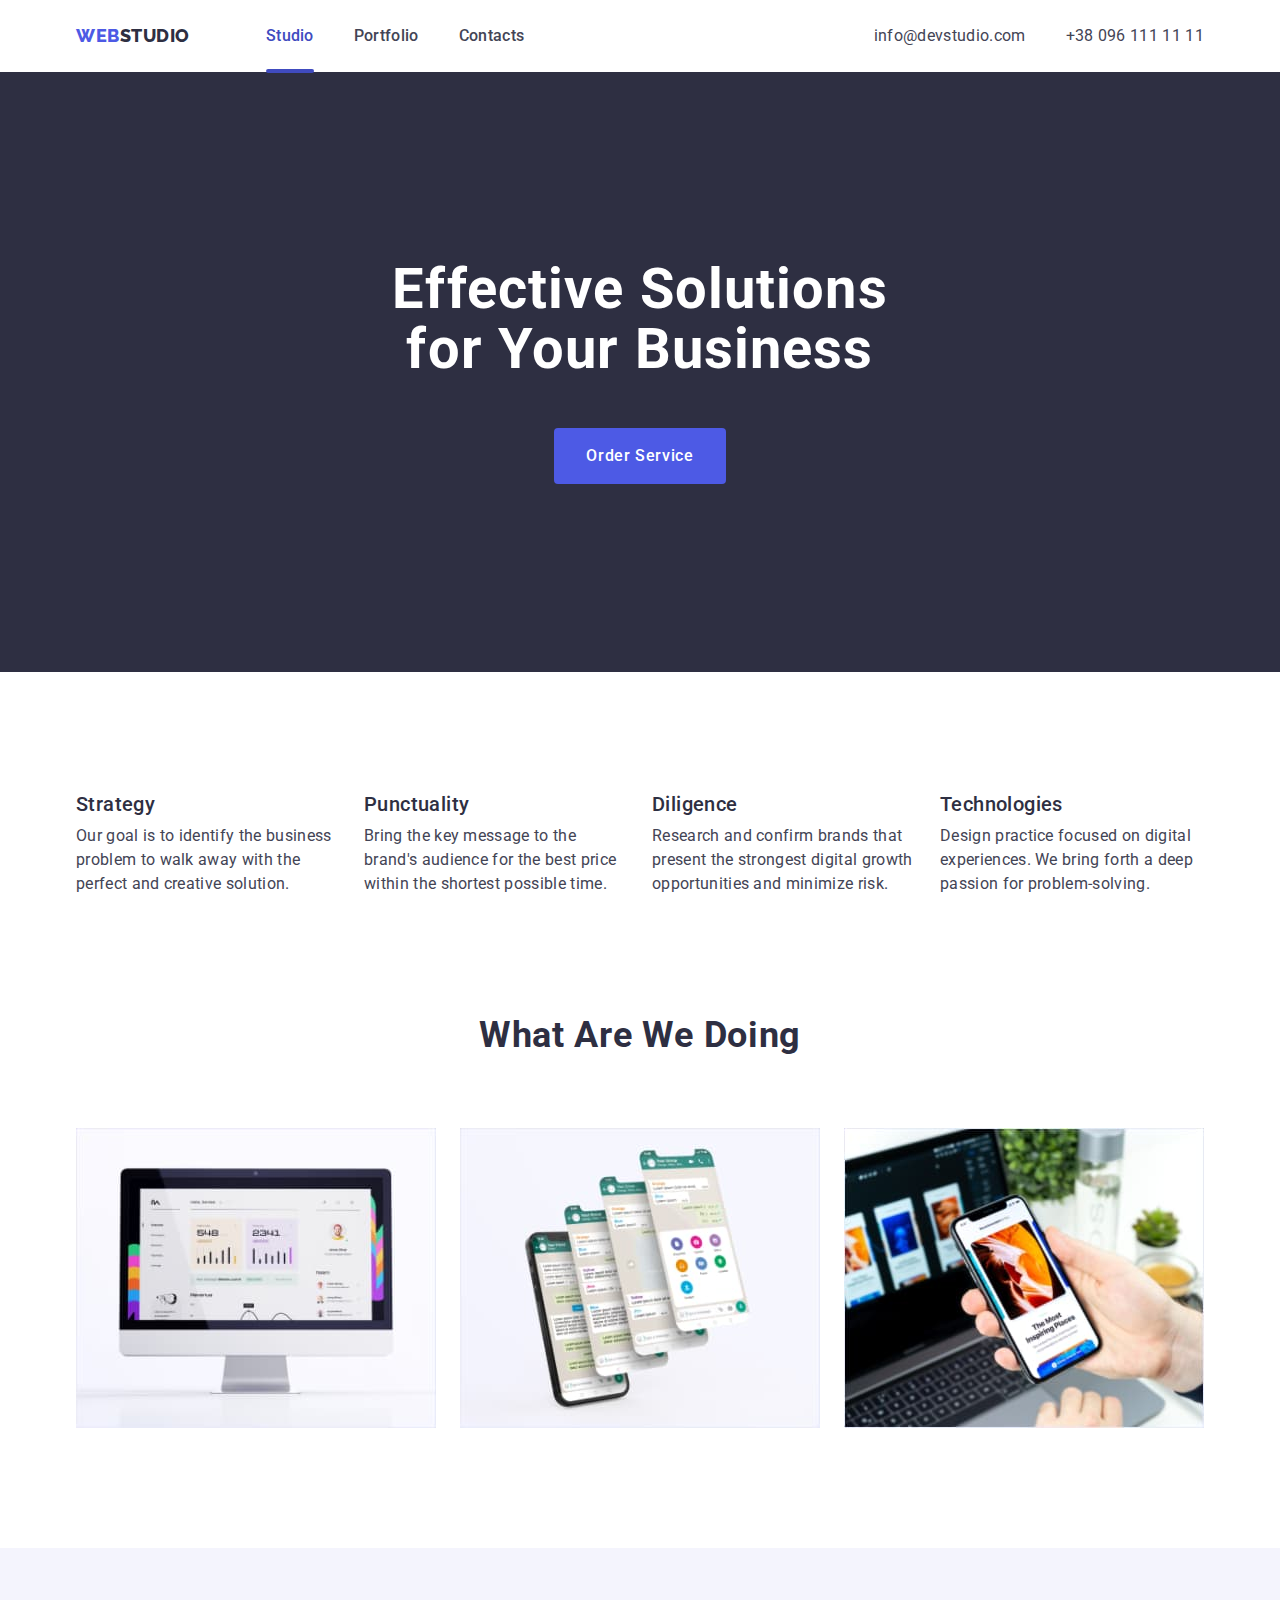
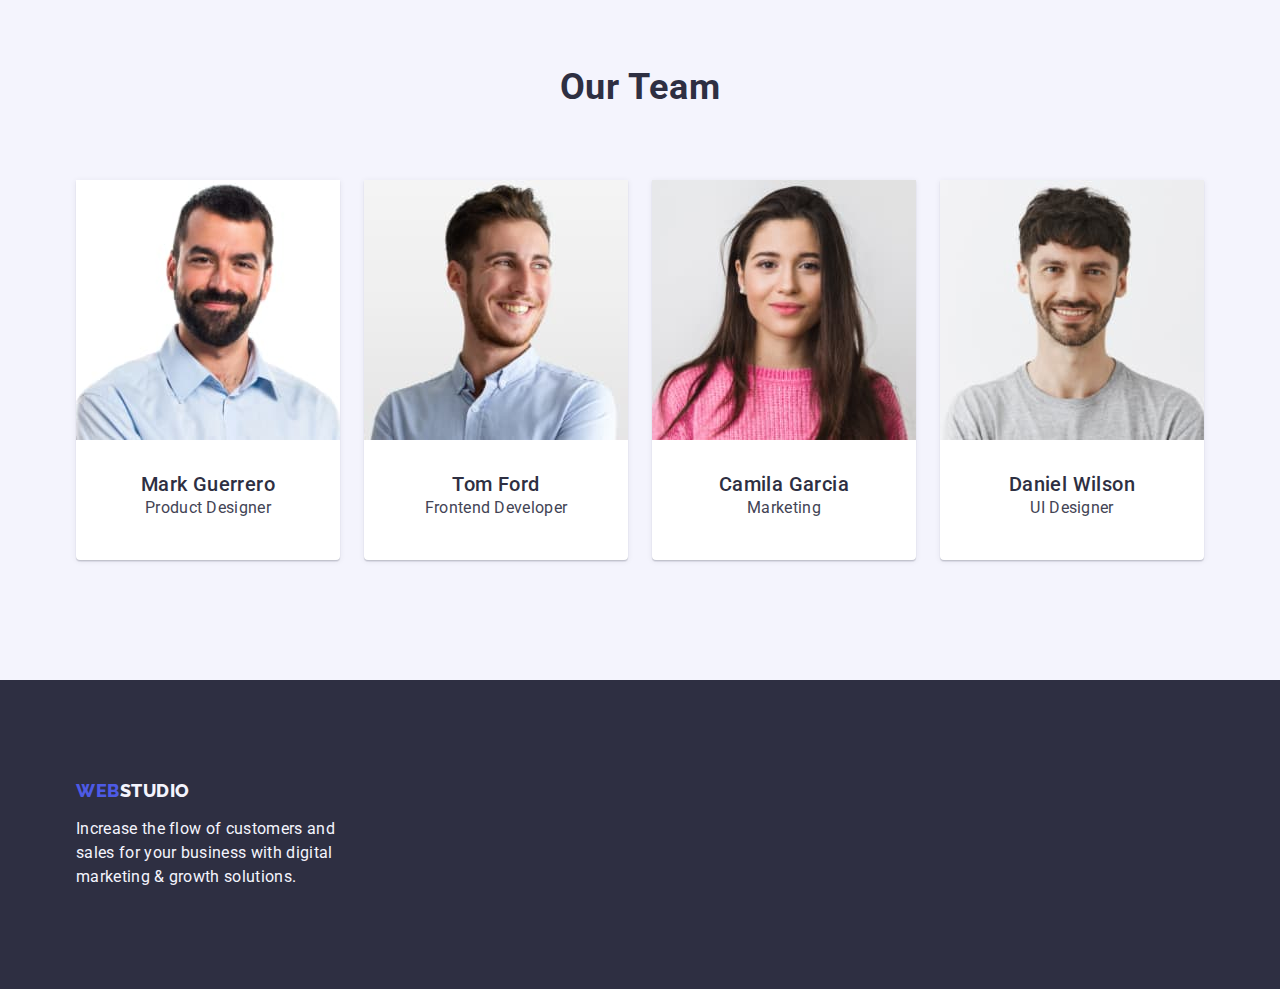
<file: index.html>
<!DOCTYPE html>
<html lang="en">
	<head>
		<meta charset="UTF-8" />
		<meta name="viewport" content="width=device-width, initial-scale=1.0" />
		<title>WEBSTUDIO</title>

		<link rel="preconnect" href="https://fonts.googleapis.com" />
		<link rel="preconnect" href="https://fonts.gstatic.com" crossorigin />
		<link
			href="https://fonts.googleapis.com/css2?family=Raleway:wght@700&family=Roboto:wght@400;500;700;900&display=swap"
			rel="stylesheet"
		/>
		<link href="https://cdn.jsdelivr.net/npm/modern-normalize@2.0.0/modern-normalize.min.css" rel="stylesheet" />
		<link rel="stylesheet" href="./css/styles.css" />
	</head>

	<body>
		<header class="header">
			<div class="container">
				<nav class="header-nav">
					<a class="logo" href="./index.html"> Web<span class="logo-dark">Studio</span> </a>
					<ul class="header-nav-menu">
						<li class="header-nav-menu-item">
							<a class="header-nav-menu-link header-current-link" href="./index.html">Studio</a>
						</li>
						<li class="header-nav-menu-item">
							<a class="header-nav-menu-link" href="./portfolio.html">Portfolio</a>
						</li>
						<li class="header-nav-menu-item">
							<a class="header-nav-menu-link" href="">Contacts</a>
						</li>
					</ul>
				</nav>
				<address class="header-contacts">
					<ul class="header-contacts-list">
						<li class="header-contacts-item">
							<a class="header-contacts-link" href="mailto:info@devstudio.com">info@devstudio.com</a>
						</li>
						<li class="header-contacts-item">
							<a class="header-contacts-link" href="tel:+380961111111">+38 096 111 11 11</a>
						</li>
					</ul>
				</address>
			</div>
		</header>

		<main>
			<section class="hero">
				<div class="container">
					<h1 class="hero-title">Effective Solutions for Your Business</h1>
					<button class="button" type="button">Order Service</button>
				</div>
			</section>

			<section class="features section">
				<div class="container">
					<h2 class="hidden">Features</h2>
					<ul class="features-list cards">
						<li class="feature-item card">
							<h3 class="feature-item-title">Strategy</h3>
							<p class="feature-item-desc">
								Our goal is to identify the business problem to walk away with the perfect and creative
								solution.
							</p>
						</li>
						<li class="feature-item card">
							<h3 class="feature-item-title">Punctuality</h3>
							<p class="feature-item-desc">
								Bring the key message to the brand's audience for the best price within the shortest
								possible time.
							</p>
						</li>
						<li class="feature-item card">
							<h3 class="feature-item-title">Diligence</h3>
							<p class="feature-item-desc">
								Research and confirm brands that present the strongest digital growth opportunities and
								minimize risk.
							</p>
						</li>
						<li class="feature-item card">
							<h3 class="feature-item-title">Technologies</h3>
							<p class="feature-item-desc">
								Design practice focused on digital experiences. We bring forth a deep passion for
								problem-solving.
							</p>
						</li>
					</ul>
				</div>
			</section>

			<section class="tasks section">
				<div class="container">
					<h2 class="section-title tasks-title">What are we doing</h2>
					<ul class="tasks-list cards">
						<li class="task-item card">
							<img
								class="task-item-img"
								src="./images/we-doing/img-1.jpg"
								alt="Web Application"
								width="360"
								height="300"
							/>
						</li>
						<li class="task-item card">
							<img
								class="task-item-img"
								src="./images/we-doing/img-2.jpg"
								alt="Mobile Application"
								width="360"
								height="300"
							/>
						</li>
						<li class="task-item card">
							<img
								class="task-item-img"
								src="./images/we-doing/img-3.jpg"
								alt="CrossPlatform Application"
								width="360"
								height="300"
							/>
						</li>
					</ul>
				</div>
			</section>

			<section class="team section">
				<div class="container">
					<h2 class="section-title team-title">Our Team</h2>
					<ul class="cards team-list">
						<li class="card team-member">
							<img
								class="team-member-img"
								src="./images/team/img-1.jpg"
								alt="Mark Guerrero"
								width="264"
								height="260"
							/>
							<div class="team-member-info-container">
								<h3 class="team-member-title">Mark Guerrero</h3>
								<p class="team-member-position">Product Designer</p>
							</div>
						</li>
						<li class="card team-member">
							<img
								class="team-member-img"
								src="./images/team/img-2.jpg"
								alt="Tom Ford"
								width="264"
								height="260"
							/>
							<div class="team-member-info-container">
								<h3 class="team-member-title">Tom Ford</h3>
								<p class="team-member-position">Frontend Developer</p>
							</div>
						</li>
						<li class="card team-member">
							<img
								class="team-member-img"
								src="./images/team/img-3.jpg"
								alt="Camila Garcia"
								width="264"
								height="260"
							/>
							<div class="team-member-info-container">
								<h3 class="team-member-title">Camila Garcia</h3>
								<p class="team-member-position">Marketing</p>
							</div>
						</li>
						<li class="card team-member">
							<img
								class="team-member-img"
								src="./images/team/img-4.jpg"
								alt="Daniel Wilson"
								width="264"
								height="260"
							/>
							<div class="team-member-info-container">
								<h3 class="team-member-title">Daniel Wilson</h3>
								<p class="team-member-position">UI Designer</p>
							</div>
						</li>
					</ul>
				</div>
			</section>
		</main>

		<footer class="footer">
			<div class="container">
				<div class="footer-container">
					<a class="logo" href="./index.html">Web<span class="logo-light">Studio</span></a>
					<p class="footer-text">
						Increase the flow of customers and sales for your business with digital marketing & growth
						solutions.
					</p>
				</div>
			</div>
		</footer>
	</body>
</html>
</file>
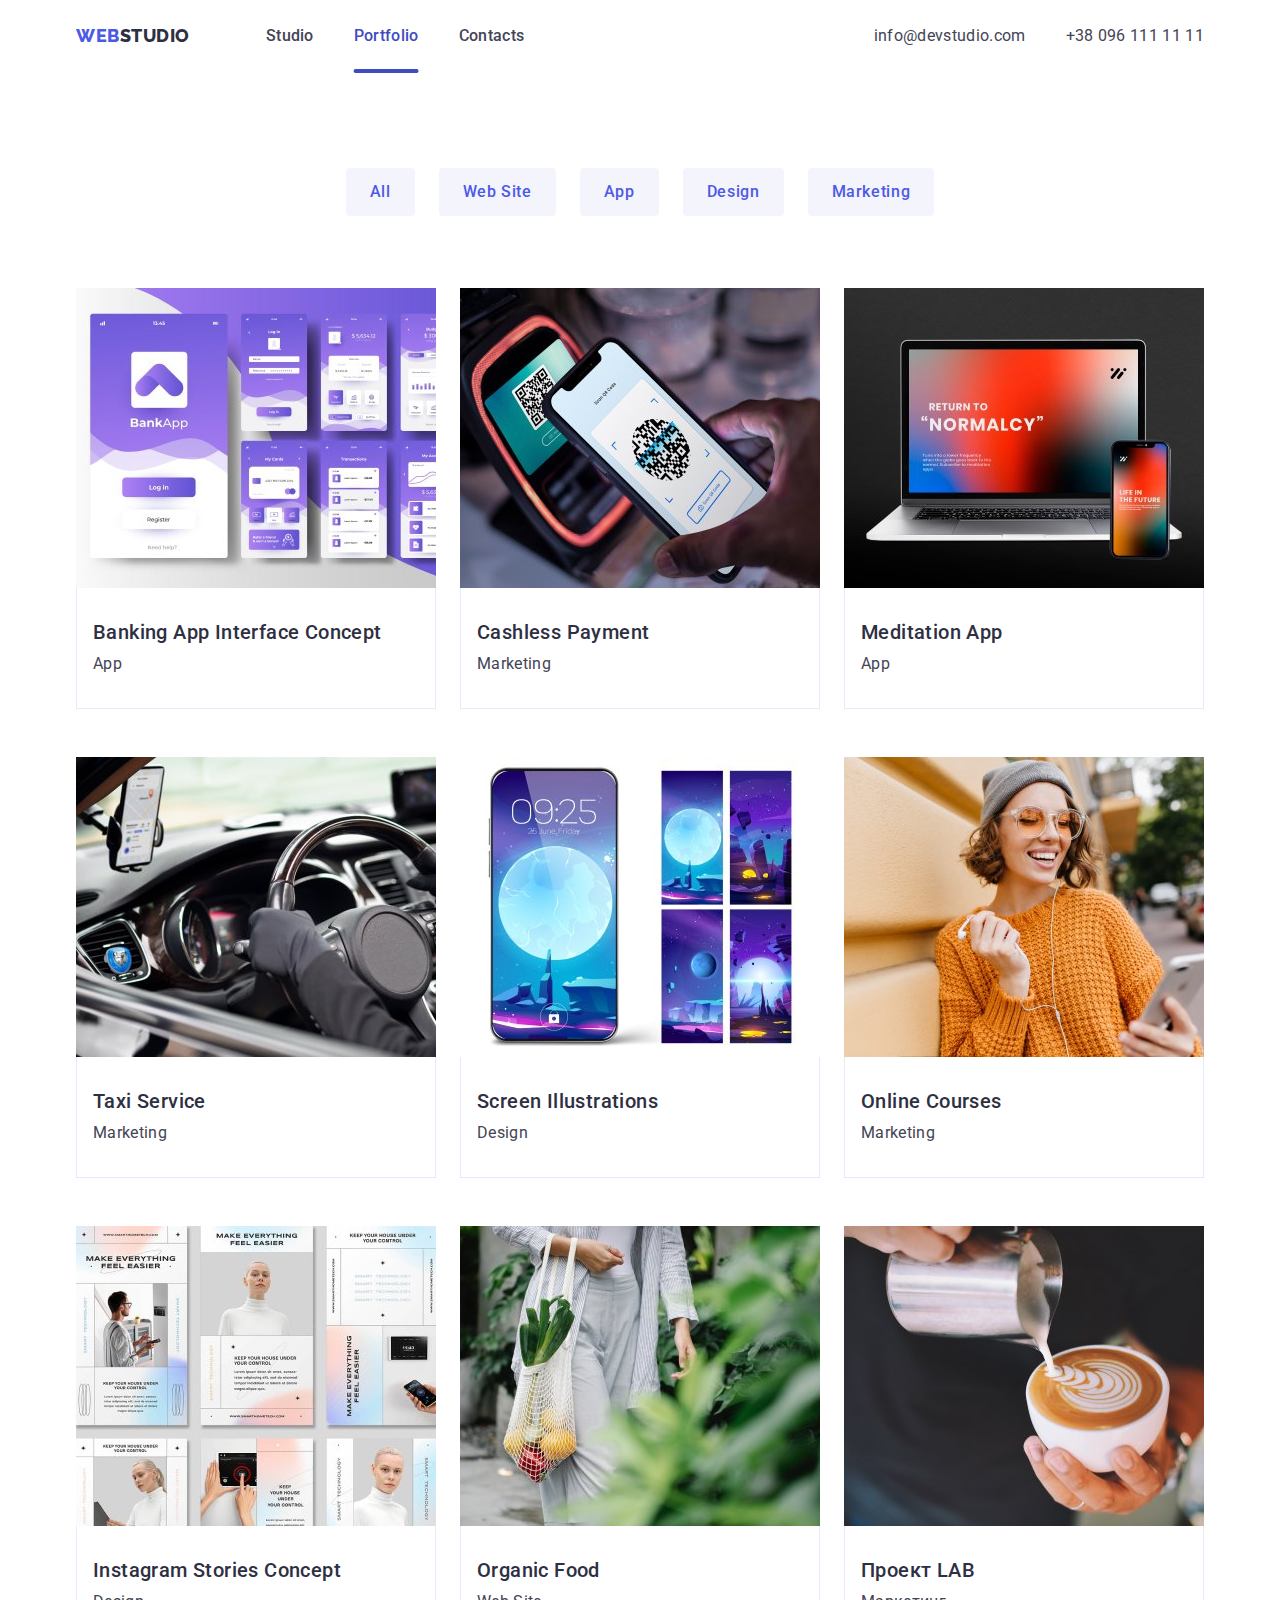
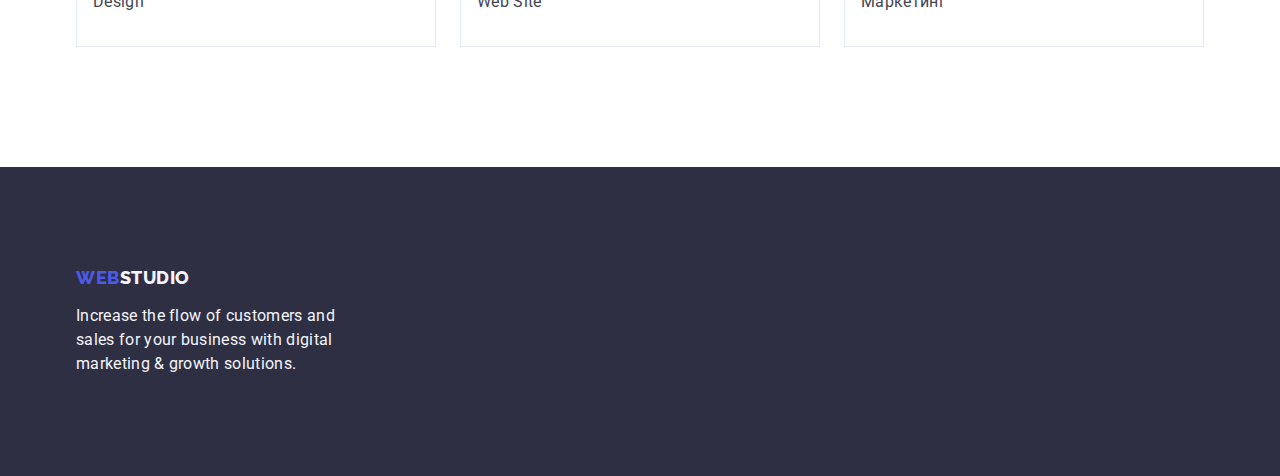
<file: portfolio.html>
<!DOCTYPE html>
<html lang="en">
	<head>
		<meta charset="UTF-8" />
		<meta name="viewport" content="width=device-width, initial-scale=1.0" />
		<title>Portfolio</title>

		<link rel="preconnect" href="https://fonts.googleapis.com" />
		<link rel="preconnect" href="https://fonts.gstatic.com" crossorigin />
		<link
			href="https://fonts.googleapis.com/css2?family=Raleway:wght@800&family=Roboto:wght@400;500;700;900&display=swap"
			rel="stylesheet"
		/>
		<link href="https://cdn.jsdelivr.net/npm/modern-normalize@2.0.0/modern-normalize.min.css" rel="stylesheet" />
		<link rel="stylesheet" href="./css/styles.css" />
	</head>
	<body>
		<header class="header">
			<div class="container">
				<nav class="header-nav">
					<a class="logo" href="./index.html"> Web<span class="logo-dark">Studio</span> </a>
					<ul class="header-nav-menu">
						<li class="header-nav-menu-item">
							<a class="header-nav-menu-link" href="./index.html">Studio</a>
						</li>
						<li class="header-nav-menu-item">
							<a class="header-nav-menu-link header-current-link" href="./portfolio.html">Portfolio</a>
						</li>
						<li class="header-nav-menu-item">
							<a class="header-nav-menu-link" href="">Contacts</a>
						</li>
					</ul>
				</nav>
				<address class="header-contacts">
					<ul class="header-contacts-list">
						<li class="header-contacts-item">
							<a class="header-contacts-link" href="mailto:info@devstudio.com">info@devstudio.com</a>
						</li>
						<li class="header-contacts-item">
							<a class="header-contacts-link" href="tel:+380961111111">+38 096 111 11 11</a>
						</li>
					</ul>
				</address>
			</div>
		</header>

		<main>
			<section class="section portfolio">
				<div class="container">
					<h1 class="hidden">Portfolio</h1>

					<ul class="filters">
						<li class="filter">
							<button class="filter-button" type="button">All</button>
						</li>
						<li>
							<button class="filter-button" type="button">Web Site</button>
						</li>
						<li>
							<button class="filter-button" type="button">App</button>
						</li>
						<li>
							<button class="filter-button" type="button">Design</button>
						</li>
						<li>
							<button class="filter-button" type="button">Marketing</button>
						</li>
					</ul>
					<ul class="cards jobs-list">
						<li class="card job-item">
							<img class="job-img" src="./images/portfolio/1.jpg" alt="" width="360" height="300" />
							<div class="job-info-container">
								<h2 class="job-title">Banking App Interface Concept</h2>
								<p class="job-desc">App</p>
							</div>
						</li>
						<li class="job-item">
							<img class="job-img" src="./images/portfolio/2.jpg" alt="" width="360" height="300" />
							<div class="job-info-container">
								<h2 class="job-title">Cashless Payment</h2>
								<p class="job-desc">Marketing</p>
							</div>
						</li>
						<li class="job-item">
							<img class="job-img" src="./images/portfolio/3.jpg" alt="" width="360" height="300" />
							<div class="job-info-container">
								<h2 class="job-title">Meditation App</h2>
								<p class="job-desc">App</p>
							</div>
						</li>
						<li class="job-item">
							<img class="job-img" src="./images/portfolio/4.jpg" alt="" width="360" height="300" />
							<div class="job-info-container">
								<h2 class="job-title">Taxi Service</h2>
								<p class="job-desc">Marketing</p>
							</div>
						</li>
						<li class="job-item">
							<img class="job-img" src="./images/portfolio/5.jpg" alt="" width="360" height="300" />
							<div class="job-info-container">
								<h2 class="job-title">Screen Illustrations</h2>
								<p class="job-desc">Design</p>
							</div>
						</li>
						<li class="job-item">
							<img class="job-img" src="./images/portfolio/6.jpg" alt="" width="360" height="300" />
							<div class="job-info-container">
								<h2 class="job-title">Online Courses</h2>
								<p class="job-desc">Marketing</p>
							</div>
						</li>
						<li class="job-item">
							<img class="job-img" src="./images/portfolio/7.jpg" alt="" width="360" height="300" />
							<div class="job-info-container">
								<h2 class="job-title">Instagram Stories Concept</h2>
								<p class="job-desc">Design</p>
							</div>
						</li>
						<li class="job-item">
							<img class="job-img" src="./images/portfolio/8.jpg" alt="" width="360" height="300" />
							<div class="job-info-container">
								<h2 class="job-title">Organic Food</h2>
								<p class="job-desc">Web Site</p>
							</div>
						</li>
						<li class="job-item">
							<img class="job-img" src="./images/portfolio/9.jpg" alt="" width="360" height="300" />
							<div class="job-info-container">
								<h2 class="job-title">Проект LAB</h2>
								<p class="job-desc">Маркетинг</p>
							</div>
						</li>
					</ul>
				</div>
			</section>
		</main>

		<footer class="footer">
			<div class="container">
				<div class="footer-container">
					<a class="logo" href="./index.html">Web<span class="logo-light">Studio</span></a>
					<p class="footer-text">
						Increase the flow of customers and sales for your business with digital marketing & growth
						solutions.
					</p>
				</div>
			</div>
		</footer>
	</body>
</html>
</file>
<file: css/styles.css>
:root {
	--primary-font: "Roboto", sans-serif;
	--secondary-font: "Raleway", sans-serif;

	--CLOUD: #f4f4fd;
	--CORNFLOWER: #e7e9fc;
	--GREY: #2e2f42b2;
	--IRIS: #4d5ae5;
	--LIGHT-SLATE: #8e8f99;
	--NAVY-BLUE: #2e2f42;
	--OCEAN: #404bbf;
	--SLATE: #434455;
	--WHITE: #ffffff;

	--border-radius-sm: 4px;
	--items: 3;
	--indent-x: 48px;
	--indent-y: 24px;
	--transition: 250ms cubic-bezier(0.4, 0, 0.2, 1);

	--primary-shadow: 0px 1px 6px 0px rgba(46, 47, 66, 0.08), 0px 1px 1px 0px rgba(46, 47, 66, 0.16),
		0px 2px 1px 0px rgba(46, 47, 66, 0.08);

	--secondary-shadow: 0px 3px 1px 0px rgba(0, 0, 0, 0.1), 0px 2px 1px 0px rgba(0, 0, 0, 0.08),
		0px 2px 2px 0px rgba(0, 0, 0, 0.12);
}

/* #region Base */
body {
	font-family: var(--primary-font);
	color: var(--SLATE);
	background: var(--WHITE);
}

a {
	text-decoration: none;
	color: currentColor;
}

ul,
ol {
	padding-left: 0;
	margin-top: 0;
	margin-bottom: 0;
	list-style-type: none;
}

address {
	font-style: normal;
}

img {
	display: block;
	max-width: 100%;
	height: auto;
}

h1,
h2,
h3,
h4,
h5,
h6,
p {
	margin-top: 0;
	margin-bottom: 0;
}

button {
	border: none;
	cursor: pointer;
	padding: 0;
	color: currentColor;
	font-family: inherit;
}

.container {
	width: 1158px;
	padding: 0 15px;
	margin: 0 auto;
}

.section {
	padding: 120px 0;
}

.section-title {
	margin-bottom: 72px;
	font-size: 36px;
	line-height: 1.11;
	letter-spacing: 0.02em;
	text-transform: capitalize;
	text-align: center;
	color: var(--NAVY-BLUE);
}

.hidden {
	display: none;
}

.cards {
	display: flex;
	flex-wrap: wrap;
	gap: var(--indent-x) var(--indent-y);
}

.card {
	width: calc((100% - var(--indent-y) * (var(--items) - 1)) / var(--items));
}

.button {
	display: flex;
	min-width: 169px;
	min-height: 56px;
	padding: 16px 32px;
	font-weight: 500;
	line-height: 1.5;
	letter-spacing: 0.04em;
	color: var(--WHITE);
	background: var(--IRIS);
	border-radius: var(--border-radius-sm);
	transition: background-color var(--transition), box-shadow var(--transition);
}

.logo {
	font-family: var(--secondary-font);
	font-weight: 800;
	font-size: 18px;
	line-height: 1.17;
	letter-spacing: 0.03em;
	text-transform: uppercase;
	color: var(--IRIS);
}
.logo-dark {
	color: var(--NAVY-BLUE);
}
.logo-light {
	color: var(--CLOUD);
}

.header {
	display: flex;
	align-items: center;
}

.header .container {
	display: flex;
	align-items: center;
}

.header-nav {
	display: flex;
	align-items: center;
	gap: 76px;
}

.header-nav-menu {
	display: flex;
	gap: 40px;
}

.header-nav-menu-item {
}

.header-current-link {
	color: var(--OCEAN);
}

.header-nav-menu-link {
	position: relative;
	display: block;
	padding: 24px 0;
	font-weight: 500;
	line-height: 1.5;
	letter-spacing: 0.02em;
	transition: color var(--transition);
}

.header-nav-menu-link:hover,
.header-nav-menu-link:focus {
	color: var(--OCEAN);
}

.header-nav-menu-link::after {
	content: "";
	position: absolute;
	bottom: -1px;
	left: 50%;
	transform: translate(-50%);
	width: 100%;
	height: 4px;
	border-radius: var(--border-radius-sm);
	background: transparent;
}
.header-nav-menu-link.header-current-link::after {
	background: var(--OCEAN);
}

.header-contacts {
	margin-left: auto;
}

.header-contacts-list {
	display: flex;
	gap: 40px;
}

.header-contacts-item {
}

.header-contacts-link {
	line-height: 1.5;
	letter-spacing: 0.02em;
	color: var(--SLATE);
	transition: color var(--transition);
}

.header-contacts-link:hover,
.header-contacts-link:focus {
	color: var(--OCEAN);
}

.footer {
	padding: 100px 0;
	background: var(--NAVY-BLUE);
}

.footer-container {
	max-width: 264px;
	margin-right: 120px;
}

.footer-text {
	line-height: 1.5;
	letter-spacing: 0.02em;
	color: var(--CLOUD);
}

.footer-container .logo {
	display: block;
	margin-bottom: 16px;
}

/* Pages */

.hero {
	max-width: 1440px;
	margin: 0 auto;
	padding: 188px 0;
	background: var(--NAVY-BLUE);
}

.hero-title {
	max-width: 496px;
	margin: 0 auto 48px auto;
	font-size: 56px;
	line-height: 1.07;
	letter-spacing: 0.02em;
	text-align: center;
	color: #fff;
}

.hero .button {
	margin: 0 auto;
}

.features {
	padding-bottom: 60px;
}

.features-list {
	--items: 4;
}

.feature-item {
}

.feature-item-title {
	margin-bottom: 8px;
	font-weight: 500;
	font-size: 20px;
	line-height: 1.2;
	letter-spacing: 0.02em;
	color: var(--NAVY-BLUE);
}

.feature-item-desc {
	line-height: 1.5;
	letter-spacing: 0.02em;
}

.tasks {
	padding-top: 60px;
}

.tasks-title {
}

.tasks-list {
	--items: 3;
}

.task-item {
}

.task-item-img {
}

.team {
	background: var(--CLOUD);
}

.team-title {
}

.team-list {
	--items: 4;
}

.team-member {
	background: var(--WHITE);
	border-radius: 0 0 var(--border-radius-sm) var(--border-radius-sm);
	box-shadow: var(--primary-shadow);
}

.team-member-img {
}

.team-member-info-container {
	padding: 32px 16px;
}

.team-member-title {
	font-weight: 500;
	font-size: 20px;
	line-height: 1.2;
	letter-spacing: 0.02em;
	text-align: center;
	color: var(--NAVY-BLUE);
}

.team-member-position {
	margin-bottom: 8px;
	line-height: 1.5;
	letter-spacing: 0.02em;
	text-align: center;
}

.portfolio {
	padding-top: 96px;
}

.filters {
	display: flex;
	justify-content: center;
	align-items: center;
	gap: 24px;
	margin-bottom: 72px;
}

.filter {
}

.filter-button {
	padding: 12px 24px;
	font-weight: 500;
	line-height: 1.5;
	letter-spacing: 0.04em;
	color: var(--IRIS);
	background: var(--CLOUD);
	border-radius: var(--border-radius-sm);
	transition: color var(--transition), background-color var(--transition), box-shadow var(--transition);
}
.filter-button:hover,
.filter-button:focus {
	color: var(--WHITE);
	background: var(--OCEAN);
	box-shadow: var(--secondary-shadow);
}

.jobs-list {
}

.job-item {
}

.job-img {
}

.job-info-container {
	padding: 32px 16px;
	border: 1px solid var(--CORNFLOWER);
	border-top: none;
}

.job-title {
	margin-bottom: 8px;
	font-weight: 500;
	font-size: 20px;
	line-height: 1.2;
	letter-spacing: 0.02em;
	color: var(--NAVY-BLUE);
}

.job-desc {
	line-height: 1.5;
	letter-spacing: 0.02em;
}
</file>
